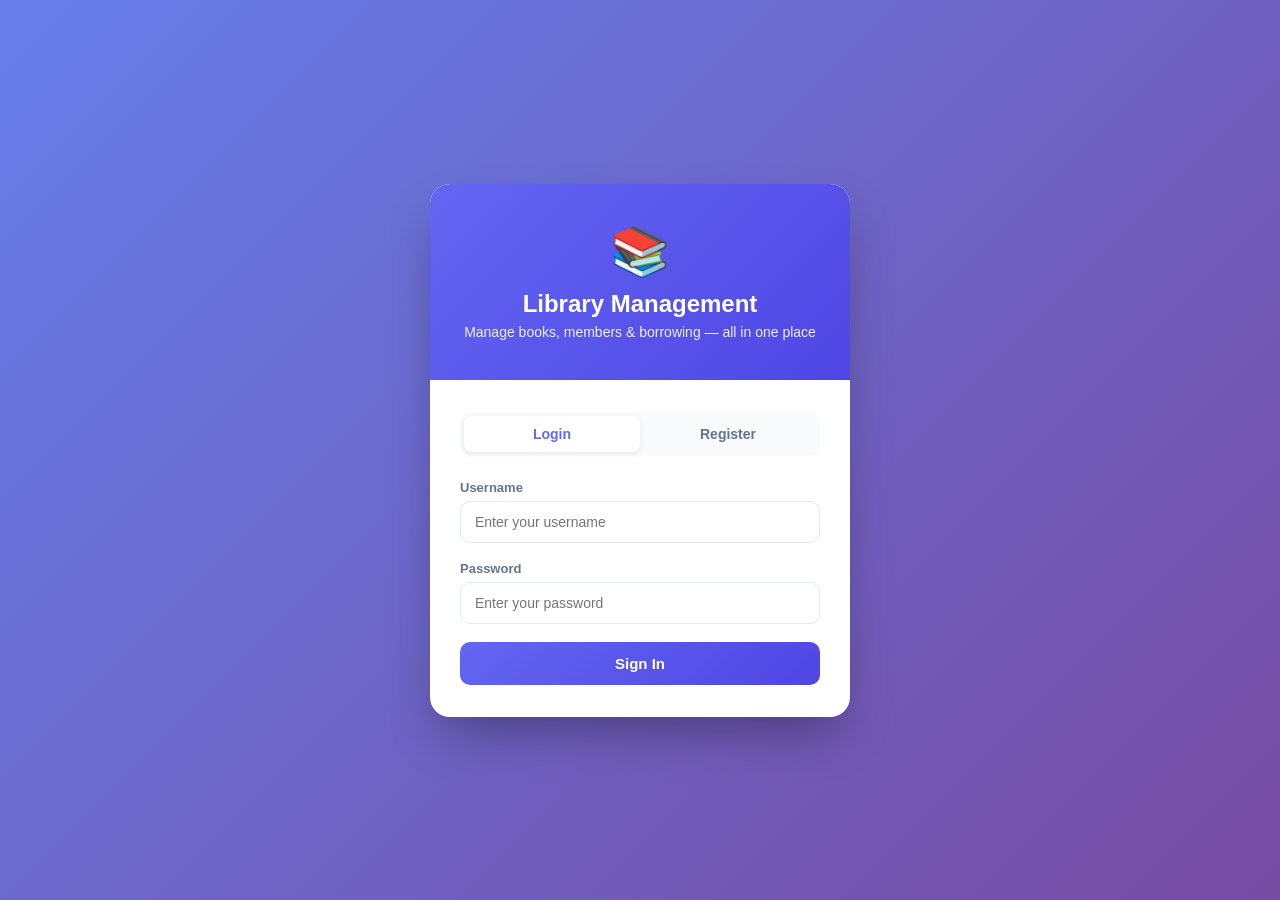
<file: src/main/resources/static/index.html>
<!DOCTYPE html>
<html lang="en">
<head>
    <meta charset="UTF-8">
    <meta name="viewport" content="width=device-width, initial-scale=1.0">
    <title>Library Management - Catalog</title>
    <link rel="stylesheet" href="css/style.css">
</head>
<body>

<div id="navbarContainer"></div>

<div class="container">
    <div class="page-header">
        <h2>📖 Book Catalog</h2>
        <div class="header-actions">
            <div class="search-bar">
                <input type="text" id="searchInput" placeholder="Search by title, author, genre...">
            </div>
        </div>
    </div>

    <div id="memberBanner"></div>
    <div id="booksContainer"><div class="loader">Loading books...</div></div>
</div>

<script src="js/api.js"></script>
<script>
    requireAuth();
    document.getElementById('navbarContainer').innerHTML = renderNavbar();

    const role = getRole();
    let allBooks = [];

    // Agar member hai aur memberId save nahi hai, ek banner dikhao
    if (role === 'MEMBER' && !localStorage.getItem('memberId')) {
        document.getElementById('memberBanner').innerHTML = `
            <div class="info-banner">
                ℹ️ To borrow books, please set your Member ID once.
                <a href="my-borrows.html" style="color:var(--primary-dark); font-weight:700; margin-left:6px;">Set it here →</a>
            </div>`;
    }

    async function loadBooks() {
        try {
            allBooks = await apiCall('/api/books');
            renderBooks(allBooks);
        } catch (err) {
            document.getElementById('booksContainer').innerHTML =
                `<div class="empty-state">⚠️ ${err.message}</div>`;
        }
    }

    function getCoverUrl(isbn) {
        return `https://covers.openlibrary.org/b/isbn/${isbn}-M.jpg?default=false`;
    }

    function renderBooks(books) {
        const container = document.getElementById('booksContainer');
        if (books.length === 0) {
            container.innerHTML = `<div class="empty-state">📭 No books found</div>`;
            return;
        }

        container.innerHTML = `<div class="books-grid">${books.map(book => `
            <div class="book-card">
                <img class="book-cover" src="${getCoverUrl(book.isbn)}" alt="${book.title}"
                     onerror="this.outerHTML='<div class=\\'book-cover-fallback\\'>📕</div>'">
                <div class="book-info">
                    <div class="book-title">${book.title}</div>
                    <div class="book-author">by ${book.authorName}</div>
                    <div class="book-meta">
                        <span class="genre-tag">${book.genre}</span>
                        <span class="copies-info ${book.availableCopies === 0 ? 'low' : ''}">
                            ${book.availableCopies}/${book.totalCopies} available
                        </span>
                    </div>
                    ${role === 'MEMBER' ? `
                        <button class="btn-borrow" onclick="borrowBook(${book.id})"
                                ${book.availableCopies === 0 ? 'disabled' : ''}>
                            ${book.availableCopies === 0 ? 'Not Available' : '📗 Borrow This Book'}
                        </button>
                    ` : `
                        <button class="btn-danger-outline" onclick="deleteBook(${book.id})">🗑️ Delete Book</button>
                    `}
                </div>
            </div>
        `).join('')}</div>`;
    }

    async function borrowBook(bookId) {
        let memberId = localStorage.getItem('memberId');
        if (!memberId) {
            memberId = prompt('Enter your Member ID to borrow this book:');
            if (!memberId) return;
            localStorage.setItem('memberId', memberId);
        }

        try {
            await apiCall(`/api/borrow-records/borrow?bookId=${bookId}&memberId=${memberId}`, { method: 'POST' });
            showToast('Book borrowed successfully! 🎉', 'success');
            document.getElementById('memberBanner').innerHTML = '';
            loadBooks();
        } catch (err) {
            showToast(err.message, 'error');
        }
    }

    async function deleteBook(bookId) {
        if (!confirm('Are you sure you want to delete this book?')) return;
        try {
            await apiCall(`/api/books/${bookId}`, { method: 'DELETE' });
            showToast('Book deleted successfully', 'success');
            loadBooks();
        } catch (err) {
            showToast(err.message, 'error');
        }
    }

    document.getElementById('searchInput').addEventListener('input', (e) => {
        const term = e.target.value.toLowerCase();
        const filtered = allBooks.filter(b =>
            b.title.toLowerCase().includes(term) ||
            b.authorName.toLowerCase().includes(term) ||
            b.genre.toLowerCase().includes(term)
        );
        renderBooks(filtered);
    });

    loadBooks();
</script>
</body>
</html>
</file>
<file: src/main/resources/static/css/style.css>
* { margin:0; padding:0; box-sizing:border-box; }

:root {
    --primary:#6366f1; --primary-dark:#4f46e5;
    --bg:#f8fafc; --card-bg:#ffffff; --text:#1e293b; --text-light:#64748b;
    --border:#e2e8f0; --success:#22c55e; --danger:#ef4444; --warning:#f59e0b;
}

body { font-family:'Segoe UI', sans-serif; background:var(--bg); color:var(--text); }

/* ===== LOGIN ===== */
.auth-page {
    min-height:100vh; display:flex; align-items:center; justify-content:center;
    background:linear-gradient(135deg,#667eea 0%,#764ba2 100%); padding:20px;
}
.auth-card {
    background:var(--card-bg); border-radius:20px;
    box-shadow:0 25px 50px -12px rgba(0,0,0,0.35); width:100%; max-width:420px; overflow:hidden;
}
.auth-header {
    background:linear-gradient(135deg,var(--primary) 0%,var(--primary-dark) 100%);
    padding:40px 30px; text-align:center; color:white;
}
.auth-header .icon { font-size:48px; margin-bottom:10px; }
.auth-header h1 { font-size:24px; font-weight:700; margin-bottom:6px; }
.auth-header p { font-size:14px; opacity:0.9; }
.auth-body { padding:32px 30px; }
.tab-switch { display:flex; background:var(--bg); border-radius:10px; padding:4px; margin-bottom:24px; }
.tab-btn {
    flex:1; padding:10px; border:none; background:transparent; border-radius:8px;
    font-weight:600; font-size:14px; color:var(--text-light); cursor:pointer; transition:all .2s;
}
.tab-btn.active { background:var(--card-bg); color:var(--primary); box-shadow:0 2px 6px rgba(0,0,0,.08); }
.form-group { margin-bottom:18px; }
.form-group label { display:block; font-size:13px; font-weight:600; color:var(--text-light); margin-bottom:6px; }
.form-group input, .form-group select {
    width:100%; padding:12px 14px; border:1.5px solid var(--border); border-radius:10px;
    font-size:14px; transition:border-color .2s; outline:none; font-family:inherit;
}
.form-group input:focus, .form-group select:focus { border-color:var(--primary); }
.btn-primary {
    width:100%; padding:13px; background:linear-gradient(135deg,var(--primary) 0%,var(--primary-dark) 100%);
    color:white; border:none; border-radius:10px; font-size:15px; font-weight:600; cursor:pointer;
    transition:transform .15s, box-shadow .15s;
}
.btn-primary:hover { transform:translateY(-1px); box-shadow:0 8px 16px rgba(99,102,241,.3); }
.btn-secondary {
    width:100%; padding:12px; background:white; color:var(--text-light); border:1.5px solid var(--border);
    border-radius:10px; font-size:14px; font-weight:600; cursor:pointer; margin-top:10px;
}
.btn-secondary:hover { border-color:var(--text-light); }
.error-msg { background:#fef2f2; color:var(--danger); padding:10px 14px; border-radius:8px; font-size:13px; margin-bottom:16px; display:none; }
.error-msg.show { display:block; }
.success-msg { background:#f0fdf4; color:var(--success); padding:10px 14px; border-radius:8px; font-size:13px; margin-bottom:16px; display:none; }
.success-msg.show { display:block; }

/* ===== DASHBOARD ===== */
.navbar {
    background:var(--card-bg); border-bottom:1px solid var(--border); padding:16px 32px;
    display:flex; align-items:center; justify-content:space-between; position:sticky; top:0; z-index:10; flex-wrap:wrap; gap:10px;
}
.navbar .brand { display:flex; align-items:center; gap:10px; font-size:20px; font-weight:700; color:var(--primary); }
.navbar .nav-links { display:flex; gap:8px; flex-wrap:wrap; }
.nav-link-btn {
    padding:8px 16px; border:1.5px solid var(--border); background:white; border-radius:8px;
    cursor:pointer; font-size:13px; font-weight:600; color:var(--text); text-decoration:none; display:inline-block;
}
.nav-link-btn:hover { border-color:var(--primary); color:var(--primary); }
.navbar .user-info { display:flex; align-items:center; gap:14px; }
.badge { background:var(--primary); color:white; padding:4px 12px; border-radius:20px; font-size:12px; font-weight:600; }
.badge.member { background:var(--success); }
.btn-logout {
    padding:8px 18px; border:1.5px solid var(--border); background:white; border-radius:8px;
    cursor:pointer; font-size:13px; font-weight:600; color:var(--text-light);
}
.btn-logout:hover { border-color:var(--danger); color:var(--danger); }
.container { max-width:1200px; margin:0 auto; padding:32px; }
.page-header { display:flex; justify-content:space-between; align-items:center; margin-bottom:24px; flex-wrap:wrap; gap:16px; }
.page-header h2 { font-size:26px; font-weight:700; }
.header-actions { display:flex; gap:10px; flex-wrap:wrap; align-items:center; }
.search-bar { display:flex; gap:10px; flex:1; max-width:320px; }
.search-bar input {
    flex:1; padding:10px 16px; border:1.5px solid var(--border); border-radius:10px; font-size:14px; outline:none;
}
.search-bar input:focus { border-color:var(--primary); }
.btn-add {
    padding:10px 20px; background:var(--primary); color:white; border:none; border-radius:10px;
    font-weight:600; cursor:pointer; font-size:14px; white-space:nowrap;
}
.btn-add:hover { background:var(--primary-dark); }
.books-grid { display:grid; grid-template-columns:repeat(auto-fill, minmax(220px,1fr)); gap:24px; }
.book-card {
    background:var(--card-bg); border-radius:14px; overflow:hidden;
    box-shadow:0 1px 3px rgba(0,0,0,.08); transition:transform .2s, box-shadow .2s;
}
.book-card:hover { transform:translateY(-4px); box-shadow:0 12px 24px rgba(0,0,0,.12); }
.book-cover { width:100%; height:240px; object-fit:cover; background:linear-gradient(135deg,#e0e7ff 0%,#c7d2fe 100%); }
.book-cover-fallback {
    width:100%; height:240px; display:flex; align-items:center; justify-content:center; font-size:48px;
    background:linear-gradient(135deg,#e0e7ff 0%,#c7d2fe 100%);
}
.book-info { padding:14px 16px; }
.book-title { font-weight:700; font-size:15px; margin-bottom:4px; display:-webkit-box; -webkit-line-clamp:2; -webkit-box-orient:vertical; overflow:hidden; }
.book-author { font-size:13px; color:var(--text-light); margin-bottom:10px; }
.book-meta { display:flex; justify-content:space-between; align-items:center; margin-bottom:10px; flex-wrap:wrap; gap:6px; }
.genre-tag { background:#eef2ff; color:var(--primary); font-size:11px; font-weight:600; padding:3px 10px; border-radius:20px; }
.copies-info { font-size:12px; color:var(--text-light); }
.copies-info.low { color:var(--danger); font-weight:600; }
.btn-borrow {
    width:100%; padding:9px; background:var(--primary); color:white; border:none; border-radius:8px;
    font-weight:600; font-size:13px; cursor:pointer; margin-top:6px;
}
.btn-borrow:hover { background:var(--primary-dark); }
.btn-borrow:disabled { background:#cbd5e1; cursor:not-allowed; }
.btn-danger-outline {
    width:100%; padding:9px; background:white; color:var(--danger); border:1.5px solid var(--danger);
    border-radius:8px; font-weight:600; font-size:13px; cursor:pointer; margin-top:6px;
}
.btn-danger-outline:hover { background:#fef2f2; }
.empty-state { text-align:center; padding:60px 20px; color:var(--text-light); grid-column:1/-1; }
.loader { text-align:center; padding:60px; color:var(--text-light); }
.toast {
    position:fixed; top:24px; right:24px; background:var(--text); color:white; padding:14px 22px;
    border-radius:10px; font-size:14px; font-weight:500; box-shadow:0 10px 25px rgba(0,0,0,.2);
    transform:translateX(150%); transition:transform .3s; z-index:999;
}
.toast.show { transform:translateX(0); }
.toast.error { background:var(--danger); }
.toast.success { background:var(--success); }
.status-pill { font-size:11px; font-weight:700; padding:3px 10px; border-radius:20px; }
.status-pill.BORROWED { background:#fef3c7; color:#d97706; }
.status-pill.RETURNED { background:#dcfce7; color:#16a34a; }
.status-pill.OVERDUE { background:#fee2e2; color:#dc2626; }
.info-banner {
    background:#eef2ff; color:var(--primary-dark); padding:14px 18px; border-radius:10px;
    font-size:13px; margin-bottom:20px; display:flex; align-items:center; gap:8px;
}
.form-card { background:var(--card-bg); border-radius:16px; box-shadow:0 1px 3px rgba(0,0,0,.08); padding:28px; max-width:480px; }
</file>
